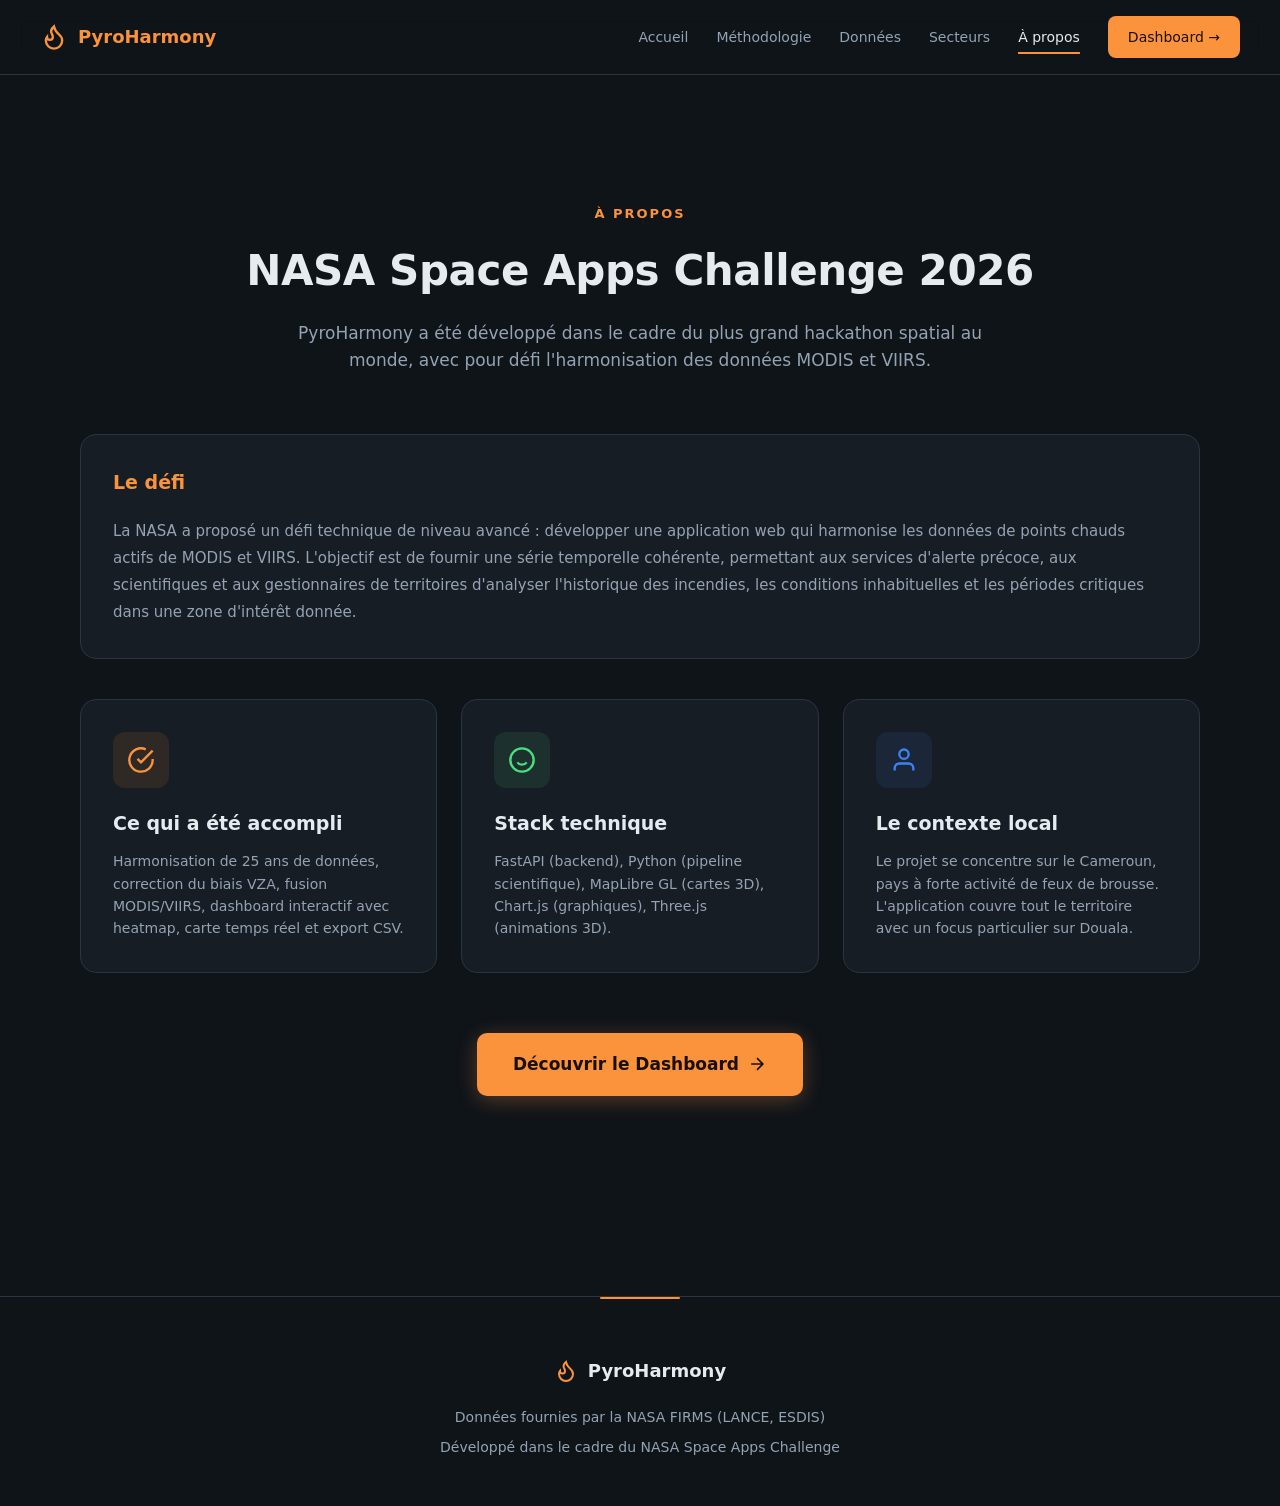
<file: frontend/site/apropos.html>
<!DOCTYPE html>
<html lang="fr">
<head>
  <meta charset="UTF-8">
  <meta name="viewport" content="width=device-width, initial-scale=1">
  <title>À propos — PyroHarmony</title>
  <link rel="stylesheet" href="assets/style.css">
</head>
<body>

<nav class="nav">
  <a href="index.html" class="nav-logo">
    <svg viewBox="0 0 24 24" fill="none" stroke="currentColor" stroke-width="2"><path d="M8.5 14.5A2.5 2.5 0 0 0 11 12c0-1.38-.5-2-1-3-1.072-2.143-.224-4.054 2-6 .5 2.5 2 4.9 4 6.5 2 1.6 3 3.5 3 5.5a7 7 0 1 1-14 0c0-1.153.433-2.294 1-3a2.5 2.5 0 0 0 2.5 2.5z"/></svg>
    PyroHarmony
  </a>
  <div class="nav-links">
    <a href="index.html">Accueil</a>
    <a href="methodologie.html">Méthodologie</a>
    <a href="donnees.html">Données</a>
    <a href="secteurs.html">Secteurs</a>
    <a href="apropos.html" class="active">À propos</a>
    <a href="/ui/" class="nav-cta">Dashboard →</a>
  </div>
</nav>

<section class="section" style="margin-top: 100px;">
  <div class="section-header">
    <span class="section-label">À propos</span>
    <h2>NASA Space Apps Challenge 2026</h2>
    <p class="lead">PyroHarmony a été développé dans le cadre du plus grand hackathon spatial au monde, avec pour défi l'harmonisation des données MODIS et VIIRS.</p>
  </div>

  <div class="card reveal">
    <h3 style="color: var(--accent); margin-bottom: 20px;">Le défi</h3>
    <p style="font-size: 15px; line-height: 1.8;">La NASA a proposé un défi technique de niveau avancé : développer une application web qui harmonise les données de points chauds actifs de MODIS et VIIRS. L'objectif est de fournir une série temporelle cohérente, permettant aux services d'alerte précoce, aux scientifiques et aux gestionnaires de territoires d'analyser l'historique des incendies, les conditions inhabituelles et les périodes critiques dans une zone d'intérêt donnée.</p>
  </div>

  <div class="cards-grid" style="margin-top: 40px;">
    <div class="card reveal">
      <div class="card-icon" style="background: rgba(251, 146, 60, 0.1); color: var(--accent);">
        <svg viewBox="0 0 24 24" fill="none" stroke="currentColor" stroke-width="2"><path d="M22 11.08V12a10 10 0 1 1-5.93-9.14"/><polyline points="22 4 12 14.01 9 11.01"/></svg>
      </div>
      <h3>Ce qui a été accompli</h3>
      <p>Harmonisation de 25 ans de données, correction du biais VZA, fusion MODIS/VIIRS, dashboard interactif avec heatmap, carte temps réel et export CSV.</p>
    </div>
    <div class="card reveal">
      <div class="card-icon" style="background: rgba(74, 222, 128, 0.1); color: var(--success);">
        <svg viewBox="0 0 24 24" fill="none" stroke="currentColor" stroke-width="2"><circle cx="12" cy="12" r="10"/><path d="M8 14s1.5 2 4 2 4-2 4-2M9 9h.01M15 9h.01"/></svg>
      </div>
      <h3>Stack technique</h3>
      <p>FastAPI (backend), Python (pipeline scientifique), MapLibre GL (cartes 3D), Chart.js (graphiques), Three.js (animations 3D).</p>
    </div>
    <div class="card reveal">
      <div class="card-icon" style="background: rgba(59, 130, 246, 0.1); color: var(--blue);">
        <svg viewBox="0 0 24 24" fill="none" stroke="currentColor" stroke-width="2"><path d="M20 21v-2a4 4 0 0 0-4-4H8a4 4 0 0 0-4 4v2"/><circle cx="12" cy="7" r="4"/></svg>
      </div>
      <h3>Le contexte local</h3>
      <p>Le projet se concentre sur le Cameroun, pays à forte activité de feux de brousse. L'application couvre tout le territoire avec un focus particulier sur Douala.</p>
    </div>
  </div>


  <div class="text-center" style="margin-top: 60px;">
    <a href="/ui/" class="btn btn-primary" style="font-size: 17px; padding: 18px 36px;">
      Découvrir le Dashboard
      <svg width="20" height="20" viewBox="0 0 24 24" fill="none" stroke="currentColor" stroke-width="2"><path d="M5 12h14M12 5l7 7-7 7"/></svg>
    </a>
  </div>
</section>

<footer>
  <div class="footer-logo">
    <svg viewBox="0 0 24 24" fill="none" stroke="currentColor" stroke-width="2"><path d="M8.5 14.5A2.5 2.5 0 0 0 11 12c0-1.38-.5-2-1-3-1.072-2.143-.224-4.054 2-6 .5 2.5 2 4.9 4 6.5 2 1.6 3 3.5 3 5.5a7 7 0 1 1-14 0c0-1.153.433-2.294 1-3a2.5 2.5 0 0 0 2.5 2.5z"/></svg>
    PyroHarmony
  </div>
  <p>Données fournies par la NASA FIRMS (LANCE, ESDIS)</p>
  <p>Développé dans le cadre du NASA Space Apps Challenge</p>
</footer>

<script src="assets/animations.js"></script>
</body>
</html>
</file>
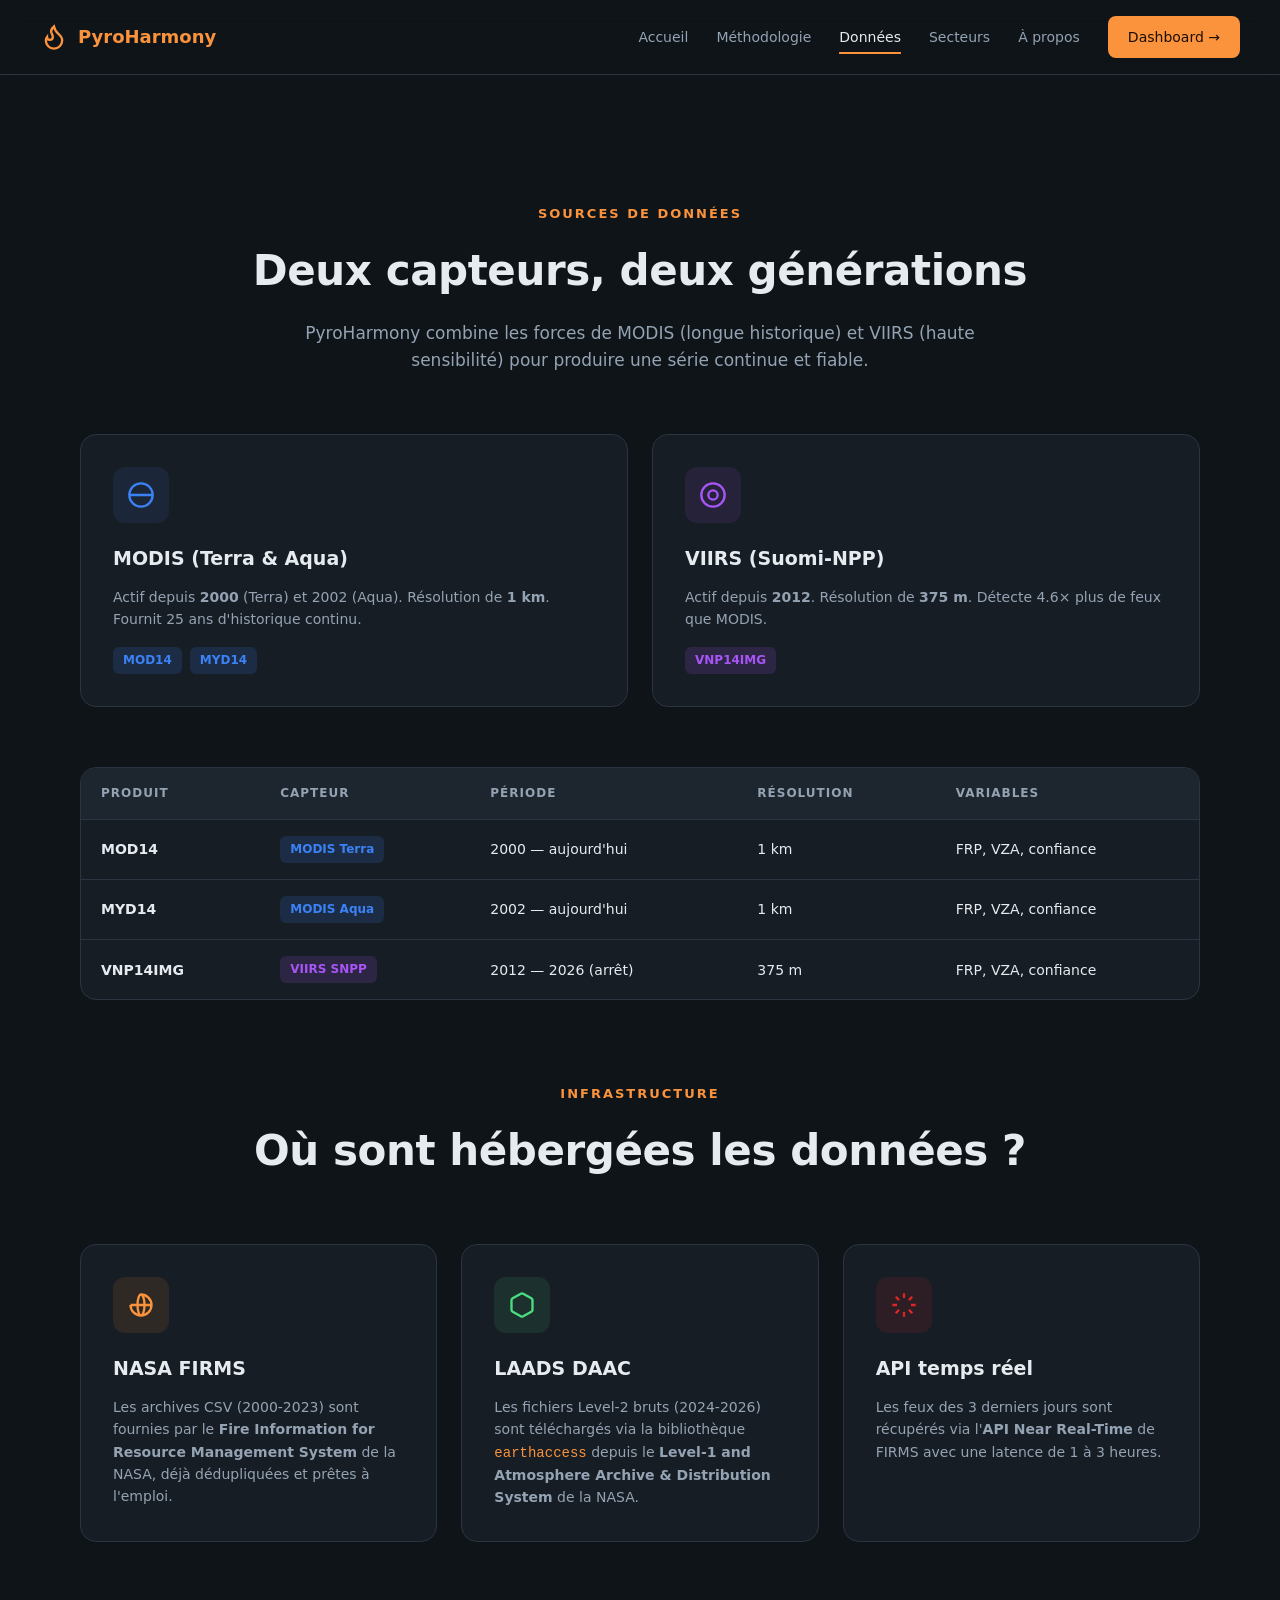
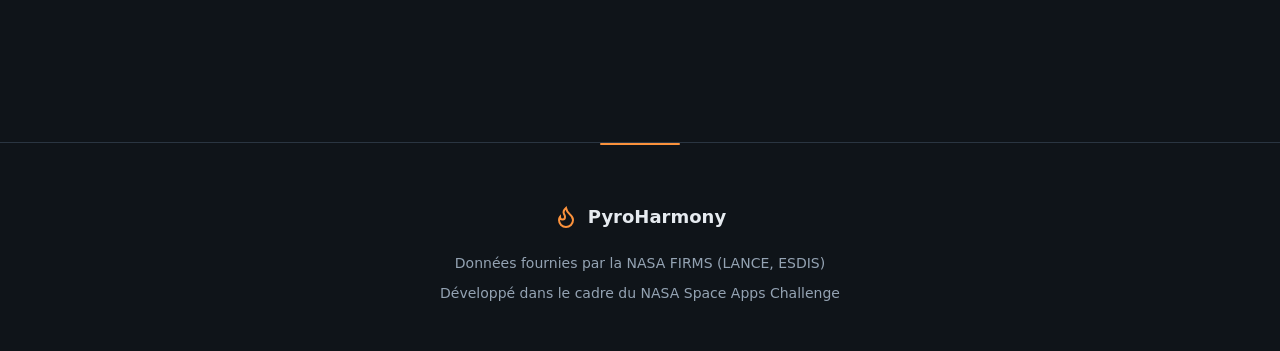
<file: frontend/site/donnees.html>
<!DOCTYPE html>
<html lang="fr">
<head>
  <meta charset="UTF-8">
  <meta name="viewport" content="width=device-width, initial-scale=1">
  <title>Données — PyroHarmony</title>
  <link rel="stylesheet" href="assets/style.css">
</head>
<body>

<nav class="nav">
  <a href="index.html" class="nav-logo">
    <svg viewBox="0 0 24 24" fill="none" stroke="currentColor" stroke-width="2"><path d="M8.5 14.5A2.5 2.5 0 0 0 11 12c0-1.38-.5-2-1-3-1.072-2.143-.224-4.054 2-6 .5 2.5 2 4.9 4 6.5 2 1.6 3 3.5 3 5.5a7 7 0 1 1-14 0c0-1.153.433-2.294 1-3a2.5 2.5 0 0 0 2.5 2.5z"/></svg>
    PyroHarmony
  </a>
  <div class="nav-links">
    <a href="index.html">Accueil</a>
    <a href="methodologie.html">Méthodologie</a>
    <a href="donnees.html" class="active">Données</a>
    <a href="secteurs.html">Secteurs</a>
    <a href="apropos.html">À propos</a>
    <a href="/ui/" class="nav-cta">Dashboard →</a>
  </div>
</nav>

<section class="section" style="margin-top: 100px;">
  <div class="section-header">
    <span class="section-label">Sources de données</span>
    <h2>Deux capteurs, deux générations</h2>
    <p class="lead">PyroHarmony combine les forces de MODIS (longue historique) et VIIRS (haute sensibilité) pour produire une série continue et fiable.</p>
  </div>

  <div class="cards-grid">
    <div class="card reveal">
      <div class="card-icon" style="background: rgba(59, 130, 246, 0.1); color: var(--blue);">
        <svg viewBox="0 0 24 24" fill="none" stroke="currentColor" stroke-width="2"><circle cx="12" cy="12" r="10"/><path d="M2 12h20"/></svg>
      </div>
      <h3>MODIS (Terra & Aqua)</h3>
      <p style="margin-bottom: 16px;">Actif depuis <strong>2000</strong> (Terra) et 2002 (Aqua). Résolution de <strong>1 km</strong>. Fournit 25 ans d'historique continu.</p>
      <div style="display: flex; gap: 8px; flex-wrap: wrap;">
        <span class="tag tag-modis">MOD14</span>
        <span class="tag tag-modis">MYD14</span>
      </div>
    </div>
    <div class="card reveal">
      <div class="card-icon" style="background: rgba(168, 85, 247, 0.1); color: var(--purple);">
        <svg viewBox="0 0 24 24" fill="none" stroke="currentColor" stroke-width="2"><circle cx="12" cy="12" r="10"/><circle cx="12" cy="12" r="4"/></svg>
      </div>
      <h3>VIIRS (Suomi-NPP)</h3>
      <p style="margin-bottom: 16px;">Actif depuis <strong>2012</strong>. Résolution de <strong>375 m</strong>. Détecte 4.6× plus de feux que MODIS.</p>
      <div style="display: flex; gap: 8px; flex-wrap: wrap;">
        <span class="tag tag-viirs">VNP14IMG</span>
      </div>
    </div>
  </div>

  <div class="table-wrap" style="margin-top: 60px;">
    <table>
      <thead>
        <tr>
          <th>Produit</th>
          <th>Capteur</th>
          <th>Période</th>
          <th>Résolution</th>
          <th>Variables</th>
        </tr>
      </thead>
      <tbody>
        <tr>
          <td><strong>MOD14</strong></td>
          <td><span class="tag tag-modis">MODIS Terra</span></td>
          <td>2000 — aujourd'hui</td>
          <td>1 km</td>
          <td>FRP, VZA, confiance</td>
        </tr>
        <tr>
          <td><strong>MYD14</strong></td>
          <td><span class="tag tag-modis">MODIS Aqua</span></td>
          <td>2002 — aujourd'hui</td>
          <td>1 km</td>
          <td>FRP, VZA, confiance</td>
        </tr>
        <tr>
          <td><strong>VNP14IMG</strong></td>
          <td><span class="tag tag-viirs">VIIRS SNPP</span></td>
          <td>2012 — 2026 (arrêt)</td>
          <td>375 m</td>
          <td>FRP, VZA, confiance</td>
        </tr>
      </tbody>
    </table>
  </div>

  <div class="section-header" style="margin-top: 80px;">
    <span class="section-label">Infrastructure</span>
    <h2>Où sont hébergées les données ?</h2>
  </div>

  <div class="cards-grid">
    <div class="card reveal">
      <div class="card-icon" style="background: rgba(251, 146, 60, 0.1); color: var(--accent);">
        <svg viewBox="0 0 24 24" fill="none" stroke="currentColor" stroke-width="2"><path d="M21 12a9 9 0 0 1-9 9m9-9a9 9 0 0 0-9-9m9 9H3m9 9a9 9 0 0 1-9-9m9 9c1.657 0 3-4.03 3-9s-1.343-9-3-9m0 18c-1.657 0-3-4.03-3-9s1.343-9 3-9"/></svg>
      </div>
      <h3>NASA FIRMS</h3>
      <p>Les archives CSV (2000-2023) sont fournies par le <strong>Fire Information for Resource Management System</strong> de la NASA, déjà dédupliquées et prêtes à l'emploi.</p>
    </div>
    <div class="card reveal">
      <div class="card-icon" style="background: rgba(74, 222, 128, 0.1); color: var(--success);">
        <svg viewBox="0 0 24 24" fill="none" stroke="currentColor" stroke-width="2"><path d="M21 16V8a2 2 0 0 0-1-1.73l-7-4a2 2 0 0 0-2 0l-7 4A2 2 0 0 0 3 8v8a2 2 0 0 0 1 1.73l7 4a2 2 0 0 0 2 0l7-4A2 2 0 0 0 21 16z"/></svg>
      </div>
      <h3>LAADS DAAC</h3>
      <p>Les fichiers Level-2 bruts (2024-2026) sont téléchargés via la bibliothèque <code style="color: var(--accent);">earthaccess</code> depuis le <strong>Level-1 and Atmosphere Archive & Distribution System</strong> de la NASA.</p>
    </div>
    <div class="card reveal">
      <div class="card-icon" style="background: rgba(220, 38, 38, 0.1); color: var(--danger);">
        <svg viewBox="0 0 24 24" fill="none" stroke="currentColor" stroke-width="2"><path d="M12 2v4M12 18v4M4.93 4.93l2.83 2.83M16.24 16.24l2.83 2.83M2 12h4M18 12h4M4.93 19.07l2.83-2.83M16.24 7.76l2.83-2.83"/></svg>
      </div>
      <h3>API temps réel</h3>
      <p>Les feux des 3 derniers jours sont récupérés via l'<strong>API Near Real-Time</strong> de FIRMS avec une latence de 1 à 3 heures.</p>
    </div>
  </div>
</section>

<footer>
  <div class="footer-logo">
    <svg viewBox="0 0 24 24" fill="none" stroke="currentColor" stroke-width="2"><path d="M8.5 14.5A2.5 2.5 0 0 0 11 12c0-1.38-.5-2-1-3-1.072-2.143-.224-4.054 2-6 .5 2.5 2 4.9 4 6.5 2 1.6 3 3.5 3 5.5a7 7 0 1 1-14 0c0-1.153.433-2.294 1-3a2.5 2.5 0 0 0 2.5 2.5z"/></svg>
    PyroHarmony
  </div>
  <p>Données fournies par la NASA FIRMS (LANCE, ESDIS)</p>
  <p>Développé dans le cadre du NASA Space Apps Challenge</p>
</footer>

<script src="assets/animations.js"></script>
</body>
</html>
</file>
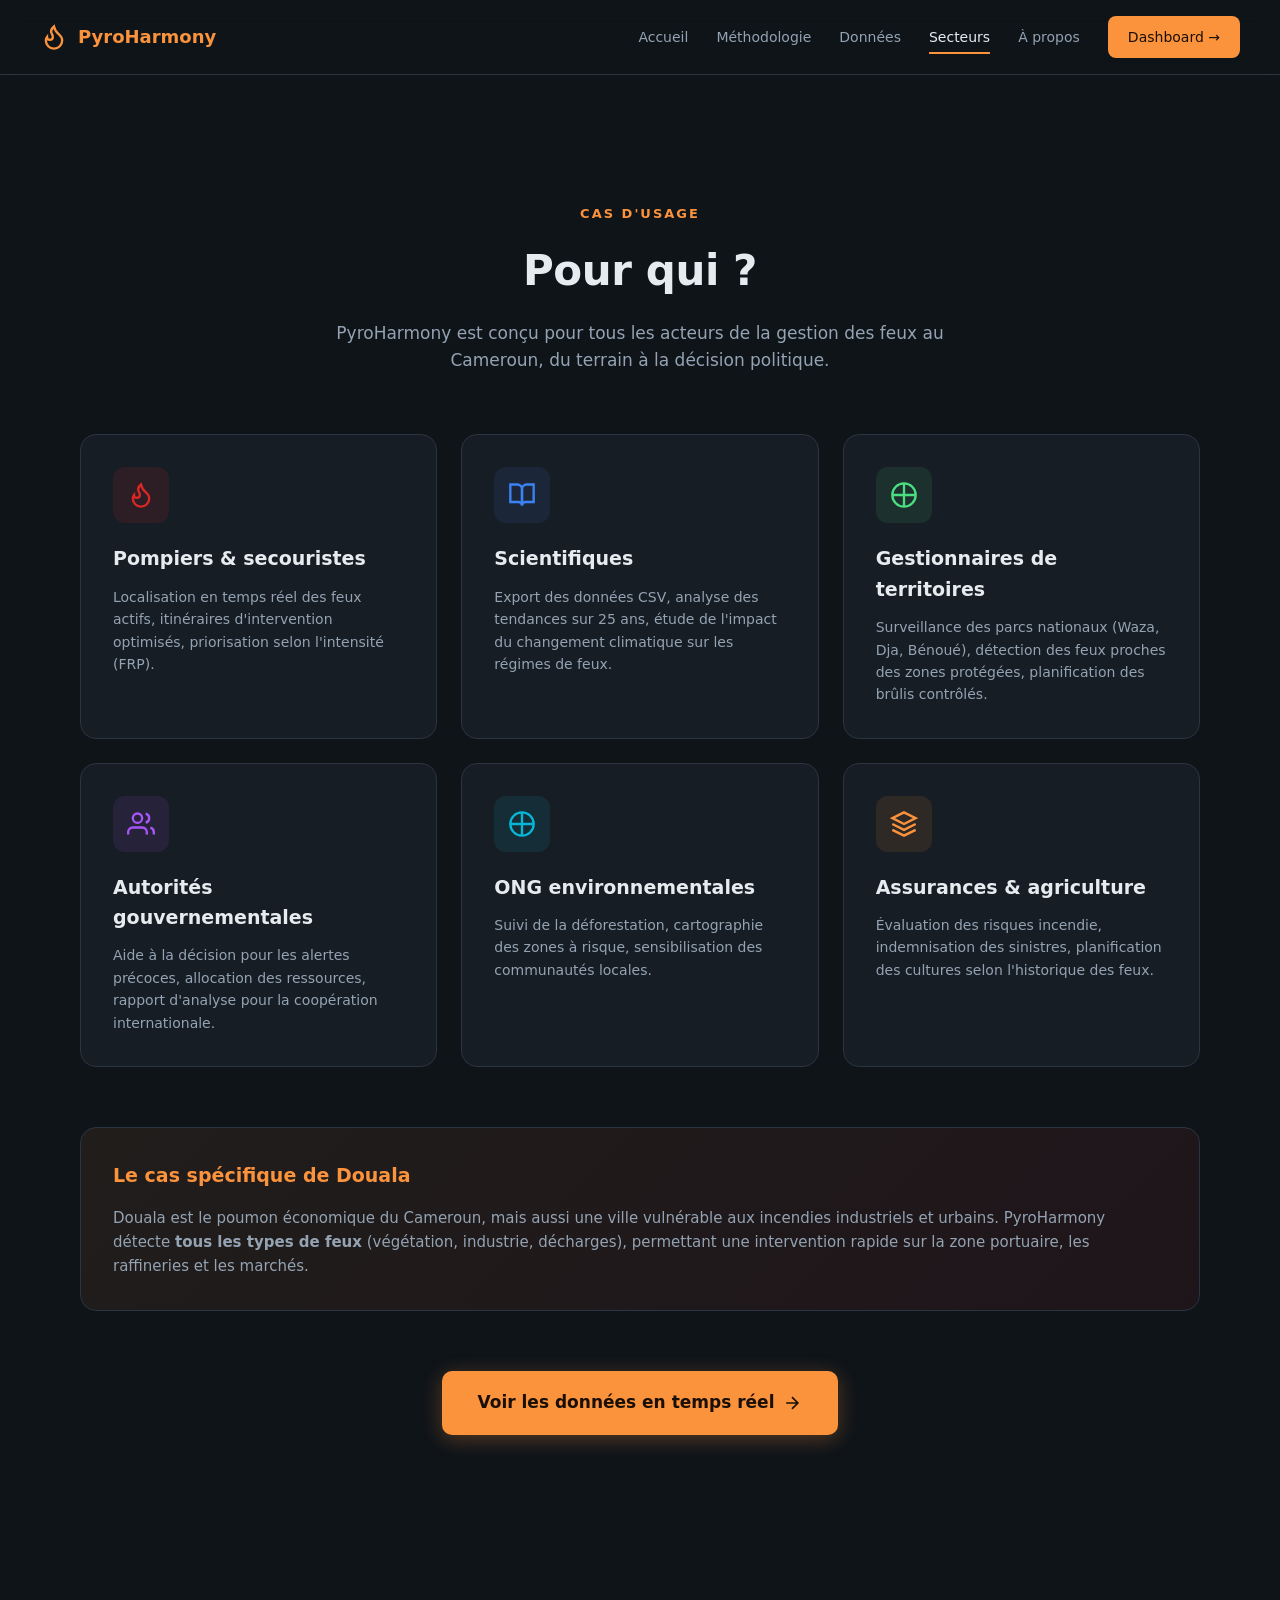
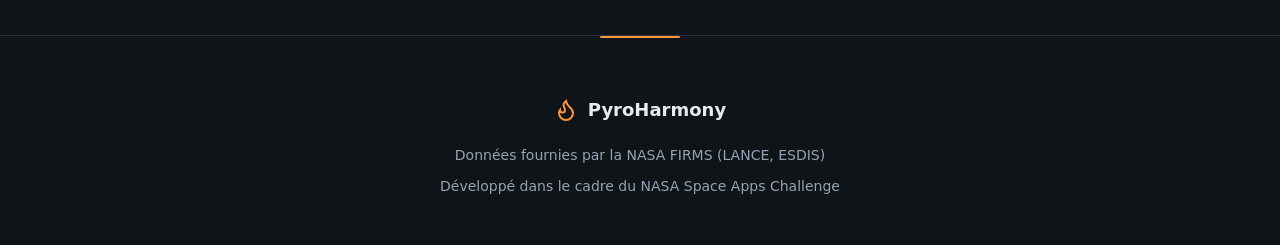
<file: frontend/site/secteurs.html>
<!DOCTYPE html>
<html lang="fr">
<head>
  <meta charset="UTF-8">
  <meta name="viewport" content="width=device-width, initial-scale=1">
  <title>Secteurs — PyroHarmony</title>
  <link rel="stylesheet" href="assets/style.css">
</head>
<body>

<nav class="nav">
  <a href="index.html" class="nav-logo">
    <svg viewBox="0 0 24 24" fill="none" stroke="currentColor" stroke-width="2"><path d="M8.5 14.5A2.5 2.5 0 0 0 11 12c0-1.38-.5-2-1-3-1.072-2.143-.224-4.054 2-6 .5 2.5 2 4.9 4 6.5 2 1.6 3 3.5 3 5.5a7 7 0 1 1-14 0c0-1.153.433-2.294 1-3a2.5 2.5 0 0 0 2.5 2.5z"/></svg>
    PyroHarmony
  </a>
  <div class="nav-links">
    <a href="index.html">Accueil</a>
    <a href="methodologie.html">Méthodologie</a>
    <a href="donnees.html">Données</a>
    <a href="secteurs.html" class="active">Secteurs</a>
    <a href="apropos.html">À propos</a>
    <a href="/ui/" class="nav-cta">Dashboard →</a>
  </div>
</nav>

<section class="section" style="margin-top: 100px;">
  <div class="section-header">
    <span class="section-label">Cas d'usage</span>
    <h2>Pour qui ?</h2>
    <p class="lead">PyroHarmony est conçu pour tous les acteurs de la gestion des feux au Cameroun, du terrain à la décision politique.</p>
  </div>

  <div class="cards-grid">
    <div class="card reveal">
      <div class="card-icon" style="background: rgba(220, 38, 38, 0.1); color: var(--danger);">
        <svg viewBox="0 0 24 24" fill="none" stroke="currentColor" stroke-width="2"><path d="M8.5 14.5A2.5 2.5 0 0 0 11 12c0-1.38-.5-2-1-3-1.072-2.143-.224-4.054 2-6 .5 2.5 2 4.9 4 6.5 2 1.6 3 3.5 3 5.5a7 7 0 1 1-14 0c0-1.153.433-2.294 1-3a2.5 2.5 0 0 0 2.5 2.5z"/></svg>
      </div>
      <h3>Pompiers & secouristes</h3>
      <p>Localisation en temps réel des feux actifs, itinéraires d'intervention optimisés, priorisation selon l'intensité (FRP).</p>
    </div>

    <div class="card reveal">
      <div class="card-icon" style="background: rgba(59, 130, 246, 0.1); color: var(--blue);">
        <svg viewBox="0 0 24 24" fill="none" stroke="currentColor" stroke-width="2"><path d="M2 3h6a4 4 0 0 1 4 4v14a3 3 0 0 0-3-3H2z"/><path d="M22 3h-6a4 4 0 0 0-4 4v14a3 3 0 0 1 3-3h7z"/></svg>
      </div>
      <h3>Scientifiques</h3>
      <p>Export des données CSV, analyse des tendances sur 25 ans, étude de l'impact du changement climatique sur les régimes de feux.</p>
    </div>

    <div class="card reveal">
      <div class="card-icon" style="background: rgba(74, 222, 128, 0.1); color: var(--success);">
        <svg viewBox="0 0 24 24" fill="none" stroke="currentColor" stroke-width="2"><path d="M12 2v20M2 12h20"/><circle cx="12" cy="12" r="10"/></svg>
      </div>
      <h3>Gestionnaires de territoires</h3>
      <p>Surveillance des parcs nationaux (Waza, Dja, Bénoué), détection des feux proches des zones protégées, planification des brûlis contrôlés.</p>
    </div>

    <div class="card reveal">
      <div class="card-icon" style="background: rgba(168, 85, 247, 0.1); color: var(--purple);">
        <svg viewBox="0 0 24 24" fill="none" stroke="currentColor" stroke-width="2"><path d="M17 21v-2a4 4 0 0 0-4-4H5a4 4 0 0 0-4 4v2"/><circle cx="9" cy="7" r="4"/><path d="M23 21v-2a4 4 0 0 0-3-3.87M16 3.13a4 4 0 0 1 0 7.75"/></svg>
      </div>
      <h3>Autorités gouvernementales</h3>
      <p>Aide à la décision pour les alertes précoces, allocation des ressources, rapport d'analyse pour la coopération internationale.</p>
    </div>

    <div class="card reveal">
      <div class="card-icon" style="background: rgba(6, 182, 212, 0.1); color: var(--cyan);">
        <svg viewBox="0 0 24 24" fill="none" stroke="currentColor" stroke-width="2"><path d="M2 12h20M12 2v20"/><circle cx="12" cy="12" r="10"/></svg>
      </div>
      <h3>ONG environnementales</h3>
      <p>Suivi de la déforestation, cartographie des zones à risque, sensibilisation des communautés locales.</p>
    </div>

    <div class="card reveal">
      <div class="card-icon" style="background: rgba(251, 146, 60, 0.1); color: var(--accent);">
        <svg viewBox="0 0 24 24" fill="none" stroke="currentColor" stroke-width="2"><path d="M12 2L2 7l10 5 10-5-10-5zM2 17l10 5 10-5M2 12l10 5 10-5"/></svg>
      </div>
      <h3>Assurances & agriculture</h3>
      <p>Évaluation des risques incendie, indemnisation des sinistres, planification des cultures selon l'historique des feux.</p>
    </div>
  </div>

  <div class="card reveal" style="margin-top: 60px; background: linear-gradient(135deg, rgba(251, 146, 60, 0.08), rgba(220, 38, 38, 0.08));">
    <h3 style="color: var(--accent); margin-bottom: 16px;">Le cas spécifique de Douala</h3>
    <p style="font-size: 15px;">Douala est le poumon économique du Cameroun, mais aussi une ville vulnérable aux incendies industriels et urbains. PyroHarmony détecte <strong>tous les types de feux</strong> (végétation, industrie, décharges), permettant une intervention rapide sur la zone portuaire, les raffineries et les marchés.</p>
  </div>

  <div class="text-center" style="margin-top: 60px;">
    <a href="/ui/" class="btn btn-primary" style="font-size: 17px; padding: 18px 36px;">
      Voir les données en temps réel
      <svg width="20" height="20" viewBox="0 0 24 24" fill="none" stroke="currentColor" stroke-width="2"><path d="M5 12h14M12 5l7 7-7 7"/></svg>
    </a>
  </div>
</section>

<footer>
  <div class="footer-logo">
    <svg viewBox="0 0 24 24" fill="none" stroke="currentColor" stroke-width="2"><path d="M8.5 14.5A2.5 2.5 0 0 0 11 12c0-1.38-.5-2-1-3-1.072-2.143-.224-4.054 2-6 .5 2.5 2 4.9 4 6.5 2 1.6 3 3.5 3 5.5a7 7 0 1 1-14 0c0-1.153.433-2.294 1-3a2.5 2.5 0 0 0 2.5 2.5z"/></svg>
    PyroHarmony
  </div>
  <p>Données fournies par la NASA FIRMS (LANCE, ESDIS)</p>
  <p>Développé dans le cadre du NASA Space Apps Challenge</p>
</footer>

<script src="assets/animations.js"></script>
</body>
</html>
</file>
<file: frontend/site/assets/style.css>
:root {
  --bg: #0f1419;
  --surface: #171d24;
  --surface-2: #1d252e;
  --border: #2a3541;
  --text: #e6ebf0;
  --muted: #94a3b3;
  --accent: #fb923c;
  --accent-ink: #1a0f05;
  --danger: #dc2626;
  --success: #4ade80;
  --blue: #3b82f6;
  --purple: #a855f7;
  --cyan: #06b6d4;
}
* { box-sizing: border-box; margin: 0; padding: 0; }
html { scroll-behavior: smooth; }
body {
  background: var(--bg);
  color: var(--text);
  font-family: 'Segoe UI', system-ui, -apple-system, sans-serif;
  line-height: 1.6;
  overflow-x: hidden;
}
a { color: var(--accent); text-decoration: none; transition: opacity 0.2s; }
a:hover { opacity: 0.8; }
img { max-width: 100%; display: block; }

/* Navigation */
.nav {
  position: fixed; top: 0; left: 0; right: 0; z-index: 1000;
  display: flex; align-items: center; justify-content: space-between;
  padding: 16px 40px;
  background: rgba(15, 20, 25, 0.85);
  backdrop-filter: blur(12px);
  border-bottom: 1px solid var(--border);
}
.nav-logo {
  display: flex; align-items: center; gap: 10px;
  font-size: 18px; font-weight: 700;
}
.nav-logo svg { width: 28px; height: 28px; color: var(--accent); }
.nav-links { display: flex; gap: 28px; align-items: center; }
.nav-links a {
  color: var(--muted); font-size: 14px; font-weight: 500;
  position: relative;
}
.nav-links a:hover, .nav-links a.active { color: var(--text); opacity: 1; }
.nav-links a.active::after {
  content: ''; position: absolute; bottom: -6px; left: 0; right: 0;
  height: 2px; background: var(--accent); border-radius: 2px;
}
.nav-cta {
  background: var(--accent); color: var(--accent-ink) !important;
  padding: 10px 20px; border-radius: 8px; font-weight: 600;
}
.nav-cta:hover { filter: brightness(1.1); opacity: 1; }
@media (max-width: 900px) {
  .nav { padding: 12px 20px; }
  .nav-links { gap: 16px; font-size: 13px; }
  .nav-links a:not(.nav-cta) { display: none; }
}

/* Hero */
.hero {
  position: relative; min-height: 100vh;
  display: flex; align-items: center; justify-content: center;
  padding: 120px 40px 60px;
  overflow: hidden;
}
#hero-canvas {
  position: absolute; inset: 0; z-index: 0;
}
.hero-content {
  position: relative; z-index: 2;
  max-width: 800px; text-align: center;
}
.hero-badge {
  display: inline-flex; align-items: center; gap: 8px;
  padding: 8px 16px; border-radius: 100px;
  background: rgba(251, 146, 60, 0.1);
  border: 1px solid rgba(251, 146, 60, 0.3);
  color: var(--accent); font-size: 13px; font-weight: 600;
  margin-bottom: 24px;
}
.hero h1 {
  font-size: clamp(32px, 5vw, 56px);
  font-weight: 800; line-height: 1.1;
  margin-bottom: 24px;
  letter-spacing: -0.02em;
}
.hero h1 .highlight {
  background: linear-gradient(135deg, #fb923c, #dc2626);
  -webkit-background-clip: text;
  background-clip: text;
  -webkit-text-fill-color: transparent;
}
.hero p {
  font-size: clamp(16px, 2vw, 20px);
  color: var(--muted);
  max-width: 600px; margin: 0 auto 40px;
}
.hero-ctas {
  display: flex; gap: 16px; justify-content: center; flex-wrap: wrap;
}
.btn {
  display: inline-flex; align-items: center; gap: 8px;
  padding: 14px 28px; border-radius: 10px;
  font-size: 15px; font-weight: 600;
  border: none; cursor: pointer;
  transition: all 0.2s;
}
.btn-primary {
  background: var(--accent); color: var(--accent-ink);
  box-shadow: 0 4px 20px rgba(251, 146, 60, 0.3);
}
.btn-primary:hover { filter: brightness(1.1); transform: translateY(-2px); opacity: 1; }
.btn-secondary {
  background: var(--surface); color: var(--text);
  border: 1px solid var(--border);
}
.btn-secondary:hover { border-color: var(--accent); opacity: 1; }

/* Sections */
.section {
  padding: 100px 40px;
  max-width: 1200px; margin: 0 auto;
}
.section-header {
  text-align: center; margin-bottom: 60px;
}
.section-label {
  display: inline-block;
  color: var(--accent); font-size: 13px;
  font-weight: 700; text-transform: uppercase;
  letter-spacing: 2px; margin-bottom: 12px;
}
.section h2 {
  font-size: clamp(28px, 4vw, 42px);
  font-weight: 800; margin-bottom: 16px;
  letter-spacing: -0.01em;
}
.section p.lead {
  color: var(--muted); font-size: 17px;
  max-width: 700px; margin: 0 auto;
}

/* Stats */
.stats-grid {
  display: grid;
  grid-template-columns: repeat(auto-fit, minmax(200px, 1fr));
  gap: 24px; margin-top: 40px;
}
.stat-card {
  background: var(--surface);
  border: 1px solid var(--border);
  border-radius: 16px; padding: 32px 24px;
  text-align: center;
  transition: transform 0.2s, border-color 0.2s;
}
.stat-card:hover {
  transform: translateY(-4px);
  border-color: var(--accent);
}
.stat-value {
  font-size: 40px; font-weight: 800;
  color: var(--accent); margin-bottom: 8px;
  font-variant-numeric: tabular-nums;
}
.stat-label {
  color: var(--muted); font-size: 13px;
  text-transform: uppercase; letter-spacing: 1px;
}

/* Cards */
.cards-grid {
  display: grid;
  grid-template-columns: repeat(auto-fit, minmax(280px, 1fr));
  gap: 24px;
}
.card {
  background: var(--surface);
  border: 1px solid var(--border);
  border-radius: 16px; padding: 32px;
  transition: all 0.3s;
  position: relative; overflow: hidden;
}
.card:hover {
  transform: translateY(-4px);
  border-color: var(--accent);
  box-shadow: 0 8px 30px rgba(251, 146, 60, 0.1);
}
.card-icon {
  width: 56px; height: 56px;
  border-radius: 12px;
  display: flex; align-items: center; justify-content: center;
  margin-bottom: 20px;
  background: rgba(251, 146, 60, 0.1);
  color: var(--accent);
}
.card-icon svg { width: 28px; height: 28px; }
.card h3 {
  font-size: 19px; margin-bottom: 12px;
  font-weight: 700;
}
.card p { color: var(--muted); font-size: 14px; line-height: 1.6; }

/* Steps */
.steps {
  display: flex; flex-direction: column; gap: 32px;
  margin-top: 40px; position: relative;
}
.step {
  display: flex; gap: 24px;
  background: var(--surface);
  border: 1px solid var(--border);
  border-radius: 16px; padding: 28px;
  position: relative;
}
.step-number {
  flex-shrink: 0;
  width: 56px; height: 56px;
  border-radius: 50%;
  background: var(--accent); color: var(--accent-ink);
  display: flex; align-items: center; justify-content: center;
  font-size: 22px; font-weight: 800;
}
.step-content h3 {
  font-size: 20px; margin-bottom: 10px;
  font-weight: 700;
}
.step-content p { color: var(--muted); font-size: 15px; }

/* Table */
.table-wrap {
  background: var(--surface);
  border: 1px solid var(--border);
  border-radius: 16px;
  overflow: hidden;
  margin-top: 40px;
}
table {
  width: 100%; border-collapse: collapse;
}
thead { background: var(--surface-2); }
th, td {
  padding: 16px 20px;
  text-align: left;
  border-bottom: 1px solid var(--border);
  font-size: 14px;
}
th {
  font-weight: 700; color: var(--muted);
  text-transform: uppercase; font-size: 12px;
  letter-spacing: 1px;
}
tbody tr:last-child td { border-bottom: none; }
tbody tr:hover { background: var(--surface-2); }
.tag {
  display: inline-block;
  padding: 4px 10px;
  border-radius: 6px;
  font-size: 12px; font-weight: 600;
}
.tag-modis { background: rgba(59, 130, 246, 0.15); color: var(--blue); }
.tag-viirs { background: rgba(168, 85, 247, 0.15); color: var(--purple); }

/* Footer */
footer {
  border-top: 1px solid var(--border);
  padding: 60px 40px 40px;
  margin-top: 100px;
  text-align: center;
  color: var(--muted); font-size: 14px;
}
footer .footer-logo {
  display: flex; align-items: center; justify-content: center;
  gap: 10px; margin-bottom: 20px;
  font-size: 18px; font-weight: 700; color: var(--text);
}
footer .footer-logo svg { width: 24px; height: 24px; color: var(--accent); }
footer p { margin-bottom: 8px; }

/* Utility */
.text-center { text-align: center; }
.mt-40 { margin-top: 40px; }
.hidden { display: none; }

/* Animations */
@keyframes fadeInUp {
  from { opacity: 0; transform: translateY(30px); }
  to { opacity: 1; transform: translateY(0); }
}
.reveal {
  opacity: 0;
}
.reveal.visible {
  animation: fadeInUp 0.8s ease-out forwards;
}

/* ============================================
   ANIMATIONS SUPPLÉMENTAIRES
   ============================================ */

/* Barre de progression de scroll */
.scroll-progress {
  position: fixed; top: 0; left: 0; height: 3px;
  background: linear-gradient(90deg, var(--accent), var(--danger));
  width: 0%; z-index: 9999;
  transition: width 0.1s ease-out;
}

/* Effet de typing sur le titre hero */
.typing-cursor {
  display: inline-block;
  width: 3px; height: 1em;
  background: var(--accent);
  margin-left: 4px;
  animation: blink 1s infinite;
  vertical-align: text-bottom;
}
@keyframes blink {
  0%, 50% { opacity: 1; }
  51%, 100% { opacity: 0; }
}

/* Cartes avec effet lift plus prononcé */
.card {
  transition: transform 0.3s cubic-bezier(0.4, 0, 0.2, 1),
              border-color 0.3s,
              box-shadow 0.3s;
}
.card:hover {
  transform: translateY(-6px) scale(1.01);
  border-color: var(--accent);
  box-shadow: 0 12px 40px rgba(251, 146, 60, 0.15);
}

/* Icônes de cartes qui tournent légèrement au hover */
.card:hover .card-icon {
  transform: rotate(-5deg) scale(1.1);
  transition: transform 0.3s cubic-bezier(0.4, 0, 0.2, 1);
}
.card-icon {
  transition: transform 0.3s;
}

/* Étape avec numéro qui pulse */
.step-number {
  transition: transform 0.3s, box-shadow 0.3s;
}
.step:hover .step-number {
  transform: scale(1.1);
  box-shadow: 0 0 20px rgba(251, 146, 60, 0.4);
}

/* Stats avec compteur qui pulse */
.stat-card {
  transition: transform 0.3s, border-color 0.3s, box-shadow 0.3s;
}
.stat-card:hover {
  transform: translateY(-6px) scale(1.02);
  box-shadow: 0 12px 40px rgba(251, 146, 60, 0.15);
}

/* Bouton avec effet de brillance */
.btn-primary {
  position: relative;
  overflow: hidden;
}
.btn-primary::before {
  content: '';
  position: absolute;
  top: 0; left: -100%;
  width: 100%; height: 100%;
  background: linear-gradient(90deg, transparent, rgba(255,255,255,0.3), transparent);
  transition: left 0.6s;
}
.btn-primary:hover::before {
  left: 100%;
}

/* Lien de navigation avec soulignement animé */
.nav-links a {
  position: relative;
  transition: color 0.2s;
}
.nav-links a::before {
  content: '';
  position: absolute;
  bottom: -6px; left: 0;
  width: 0; height: 2px;
  background: var(--accent);
  transition: width 0.3s cubic-bezier(0.4, 0, 0.2, 1);
  border-radius: 2px;
}
.nav-links a:hover::before,
.nav-links a.active::before {
  width: 100%;
}

/* Tags qui s'animent */
.tag {
  transition: transform 0.2s, box-shadow 0.2s;
}
.tag:hover {
  transform: scale(1.05);
  box-shadow: 0 2px 8px rgba(0,0,0,0.2);
}

/* Lignes du tableau qui glissent au hover */
tbody tr {
  transition: background 0.2s, transform 0.15s;
}
tbody tr:hover {
  transform: translateX(4px);
}

/* Footer avec ligne qui se dessine */
footer {
  position: relative;
}
footer::before {
  content: '';
  position: absolute;
  top: 0; left: 50%;
  transform: translateX(-50%);
  width: 80px; height: 2px;
  background: var(--accent);
  border-radius: 2px;
  animation: footerLine 2s ease-out;
}
@keyframes footerLine {
  from { width: 0; opacity: 0; }
  to { width: 80px; opacity: 1; }
}

/* Effet de halo sur le globe (déjà présent via Three.js) */
.hero-badge {
  animation: fadeInUp 1s ease-out;
}
.hero h1 {
  animation: fadeInUp 1s ease-out 0.2s backwards;
}
.hero p {
  animation: fadeInUp 1s ease-out 0.4s backwards;
}
.hero-ctas {
  animation: fadeInUp 1s ease-out 0.6s backwards;
}

/* Effet de particules sur le badge (cosmétique) */
.hero-badge::before {
  content: '';
  display: inline-block;
  width: 8px; height: 8px;
  background: var(--accent);
  border-radius: 50%;
  margin-right: 8px;
  animation: pulseDot 2s infinite;
}
@keyframes pulseDot {
  0%, 100% { transform: scale(1); opacity: 1; }
  50% { transform: scale(1.5); opacity: 0.5; }
}

/* ============================================
   RESPONSIVE : désactive animations sur mobile
   ============================================ */
@media (max-width: 768px) {
  .card:hover, .stat-card:hover {
    transform: none;
  }
  .nav-links a::before {
    display: none;
  }
}
@media (prefers-reduced-motion: reduce) {
  *, *::before, *::after {
    animation-duration: 0.01ms !important;
    animation-iteration-count: 1 !important;
    transition-duration: 0.01ms !important;
  }
}
</file>
